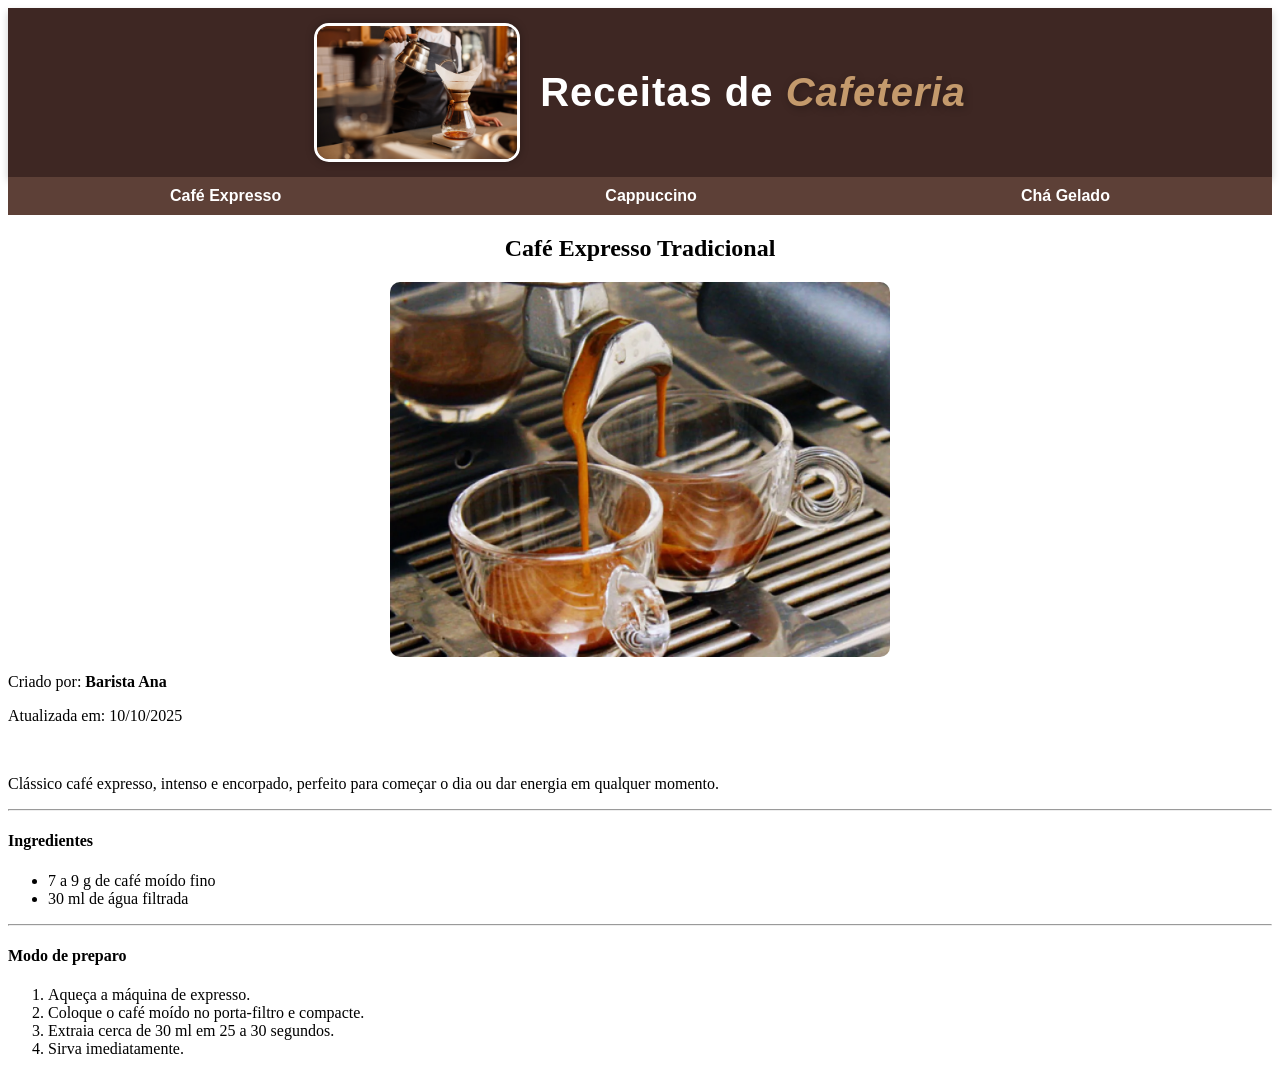
<file: avaliacao02/index.html>
<!DOCTYPE html>
<html lang="pt-br">
<head>
    <meta charset="UTF-8">
    <meta name="viewport" content="width=device-width, initial-scale=1.0">
    <title>Receitas de Cafeteria</title>
    <link rel="stylesheet" href="style.css">
</head>
<body>
    
    <div id="topo">
        <img id="imagem" src="img/barista_preparando_cafe.jpg" alt="barista preparando café">
        <h1 class="titulo01">Receitas de <span id="span">Cafeteria</span></h1>
    </div>

    <ul class="menu">
        <li> <a href="index.html" target="_self" title="Café Expresso"> Café Expresso </a></li>
        <li> <a href="cappuccino.html" target="_self" title="Cappuccino"> Cappuccino </a></li>
        <li> <a href="cha.html" target="_self" title="Chá Gelado"> Chá Gelado </a></li>
    </ul>

    <h2 id="expresso" class="titulo"> <b>Café Expresso Tradicional</b> </h2>

    <img class="imagemgeral" src="img/expresso.webp" alt="café expresso">

    <p>Criado por: <b>Barista Ana</b></p>
    <p>Atualizada em: 10/10/2025</p>
    <br>

    <p>Clássico café expresso, intenso e encorpado, perfeito para começar o dia ou dar energia em qualquer momento.</p>

    <hr>

    <h4><b>Ingredientes</b></h4>
    <ul>
        <li>7 a 9 g de café moído fino</li>
        <li>30 ml de água filtrada</li>
    </ul>

    <hr>

    <h4><b>Modo de preparo</b></h4>
    <ol>
        <li>Aqueça a máquina de expresso.</li>
        <li>Coloque o café moído no porta-filtro e compacte.</li>
        <li>Extraia cerca de 30 ml em 25 a 30 segundos.</li>
        <li>Sirva imediatamente.</li>
    </ol>

</body>
</html>
</file>
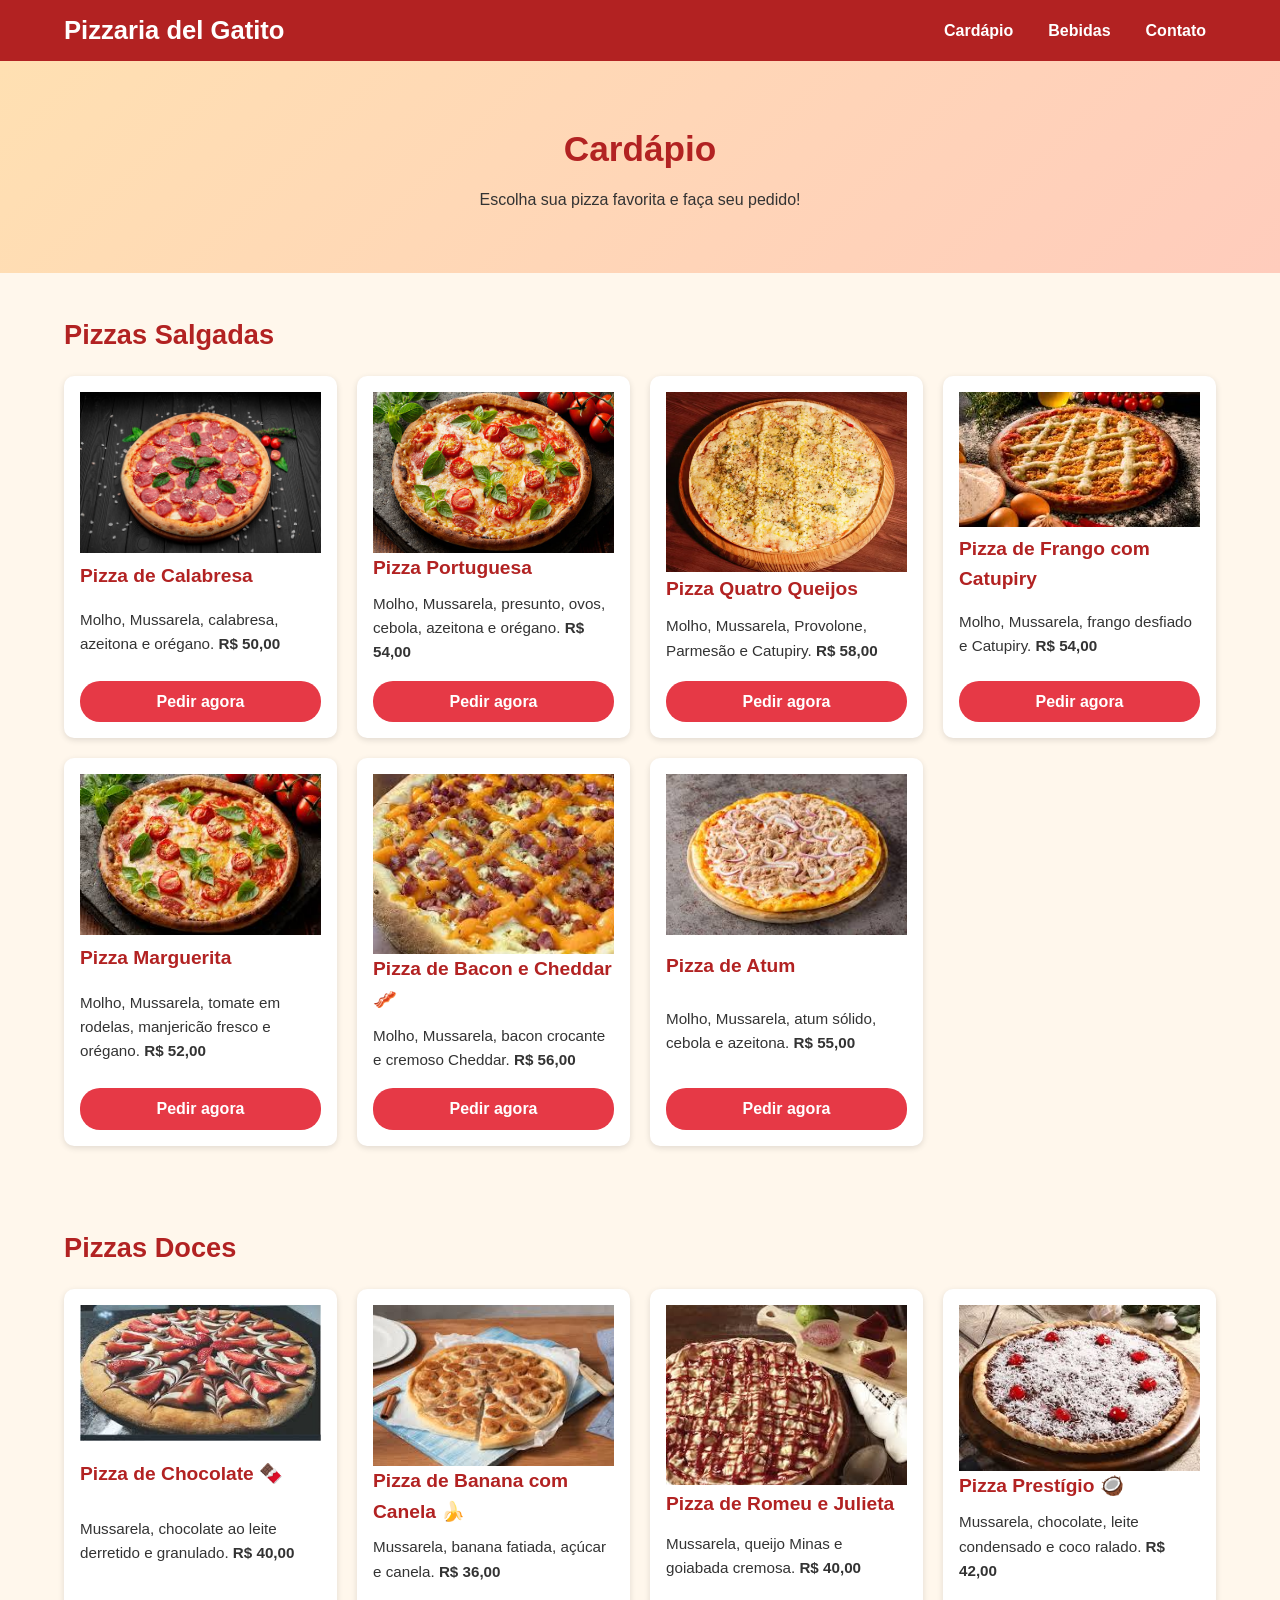
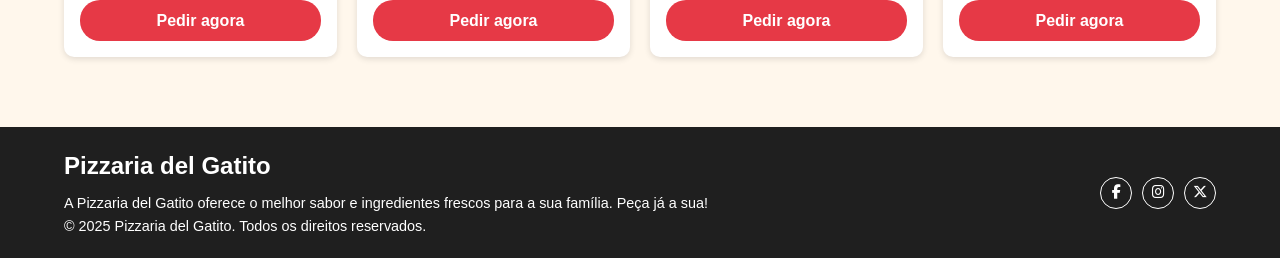
<file: Avaliação 04/index.html>
<!DOCTYPE html>
<html lang="pt-br">
<head>
    <meta charset="UTF-8">
    <meta name="viewport" content="width=device-width, initial-scale=1.0">
    <title>Pizzaria del Gatito</title>

        <link rel="icon" type="image/png" href="img/pizzeriaDelGatito.png">

    <link rel="stylesheet" href="css/style.css">

    <link rel="stylesheet"
          href="https://cdnjs.cloudflare.com/ajax/libs/font-awesome/6.5.2/css/all.min.css"
          crossorigin="anonymous" referrerpolicy="no-referrer" />
</head>
<body>
    <header class="site-header">
        <div class="container header-content">
            <h1 class="logo">Pizzaria del Gatito</h1>

            <nav class="main-nav">
                <ul>
                    <li><a href="index.html">Cardápio</a></li>
                    <li><a href="bebidas.html">Bebidas</a></li>
                    <li><a href="contato.html">Contato</a></li>
                </ul>
            </nav>
        </div>
    </header>

    <main>
        <section class="hero">
            <div class="container">
                <h2>Cardápio</h2>
                <p>Escolha sua pizza favorita e faça seu pedido!</p>
            </div>
        </section>

        <section id="pizzas-salgadas" class="section section--pizzas">
            <div class="container">
                <h2>Pizzas Salgadas</h2>

                <div class="card-grid">
                    <article id="calabresa" class="card card--pizza">
                        <figure class="card-img">
                            <img src="img/pizza-de-calabresa-com-ervas-por-cima.jpg" alt="Pizza de calabresa com ervas">
                        </figure>
                        <h3>Pizza de Calabresa</h3>
                        <p>Molho, Mussarela, calabresa, azeitona e orégano. <strong>R$ 50,00</strong></p>
                        <a class="btn" href="contato.html#form-contato">Pedir agora</a>
                    </article>

                    <article id="portuguesa" class="card card--pizza">
                        <figure class="card-img">
                            <img src="img/pizza-vegetariana.jpg" alt="Pizza portuguesa com vegetais e ovos">
                        </figure>
                        <h3>Pizza Portuguesa</h3>
                        <p>Molho, Mussarela, presunto, ovos, cebola, azeitona e orégano. <strong>R$ 54,00</strong></p>
                        <a class="btn" href="contato.html#form-contato">Pedir agora</a>
                    </article>

                    <article id="quatro-queijos" class="card card--pizza">
                        <figure class="card-img">
                            <img src="img/pizza-quatro-queijos-em-cima-da-mesa.jpg" alt="Pizza quatro queijos">
                        </figure>
                        <h3>Pizza Quatro Queijos</h3>
                        <p>Molho, Mussarela, Provolone, Parmesão e Catupiry. <strong>R$ 58,00</strong></p>
                        <a class="btn" href="contato.html#form-contato">Pedir agora</a>
                    </article>

                    <article id="frango-catupiry" class="card card--pizza">
                        <figure class="card-img">
                            <img src="img/FrangoComCatupiry.jpeg" alt="Pizza de frango com catupiry">
                        </figure>
                        <h3>Pizza de Frango com Catupiry</h3>
                        <p>Molho, Mussarela, frango desfiado e Catupiry. <strong>R$ 54,00</strong></p>
                        <a class="btn" href="contato.html#form-contato">Pedir agora</a>
                    </article>

                    <article id="marguerita" class="card card--pizza">
                        <figure class="card-img">
                            <img src="img/marguerita.jpeg" alt="Pizza marguerita com tomate e manjericão">
                        </figure>
                        <h3>Pizza Marguerita</h3>
                        <p>Molho, Mussarela, tomate em rodelas, manjericão fresco e orégano. <strong>R$ 52,00</strong></p>
                        <a class="btn" href="contato.html#form-contato">Pedir agora</a>
                    </article>

                    <article id="bacon-cheddar" class="card card--pizza">
                        <figure class="card-img">
                            <img src="img/cheddarEBacon.jpeg" alt="Pizza de bacon com cheddar">
                        </figure>
                        <h3>Pizza de Bacon e Cheddar 🥓</h3>
                        <p>Molho, Mussarela, bacon crocante e cremoso Cheddar. <strong>R$ 56,00</strong></p>
                        <a class="btn" href="contato.html#form-contato">Pedir agora</a>
                    </article>

                    <article id="atum" class="card card--pizza">
                        <figure class="card-img">
                            <img src="img/atum.jpeg" alt="Pizza de atum com cebola">
                        </figure>
                        <h3>Pizza de Atum</h3>
                        <p>Molho, Mussarela, atum sólido, cebola e azeitona. <strong>R$ 55,00</strong></p>
                        <a class="btn" href="contato.html#form-contato">Pedir agora</a>
                    </article>
                </div>
            </div>
        </section>

        <section id="pizzas-doces" class="section section--pizzas">
            <div class="container">
                <h2>Pizzas Doces</h2>

                <div class="card-grid">
                    <article id="chocolate" class="card card--pizza-doce">
                        <figure class="card-img">
                            <img src="img/Chocolate.jpeg" alt="Pizza de chocolate">
                        </figure>
                        <h3>Pizza de Chocolate 🍫</h3>
                        <p>Mussarela, chocolate ao leite derretido e granulado. <strong>R$ 40,00</strong></p>
                        <a class="btn" href="contato.html#form-contato">Pedir agora</a>
                    </article>

                    <article id="banana-canela" class="card card--pizza-doce">
                        <figure class="card-img">
                            <img src="img/Banana.jpeg" alt="Pizza de banana com canela">
                        </figure>
                        <h3>Pizza de Banana com Canela 🍌</h3>
                        <p>Mussarela, banana fatiada, açúcar e canela. <strong>R$ 36,00</strong></p>
                        <a class="btn" href="contato.html#form-contato">Pedir agora</a>
                    </article>

                    <article id="romeu-julieta" class="card card--pizza-doce">
                        <figure class="card-img">
                            <img src="img/RomeuEJulieta.jpeg" alt="Pizza de Romeu e Julieta">
                        </figure>
                        <h3>Pizza de Romeu e Julieta</h3>
                        <p>Mussarela, queijo Minas e goiabada cremosa. <strong>R$ 40,00</strong></p>
                        <a class="btn" href="contato.html#form-contato">Pedir agora</a>
                    </article>

                    <article id="prestigio" class="card card--pizza-doce">
                        <figure class="card-img">
                            <img src="img/Prestigio.jpeg" alt="Pizza Prestígio de chocolate com coco">
                        </figure>
                        <h3>Pizza Prestígio 🥥</h3>
                        <p>Mussarela, chocolate, leite condensado e coco ralado. <strong>R$ 42,00</strong></p>
                        <a class="btn" href="contato.html#form-contato">Pedir agora</a>
                    </article>
                </div>
            </div>
        </section>
    </main>

    <footer class="site-footer">
        <div class="container footer-content">
            <div class="footer-text">
                <h2>Pizzaria del Gatito</h2>
                <p>A Pizzaria del Gatito oferece o melhor sabor e ingredientes frescos para a sua família. Peça já a sua!</p>
                <p>&copy; 2025 Pizzaria del Gatito. Todos os direitos reservados.</p>
            </div>

            <div class="social">
                <a href="https://facebook.com/" target="_blank" aria-label="Facebook">
                    <i class="fa-brands fa-facebook-f"></i>
                </a>
                <a href="https://instagram.com/" target="_blank" aria-label="Instagram">
                    <i class="fa-brands fa-instagram"></i>
                </a>
                <a href="https://twitter.com/" target="_blank" aria-label="X (Twitter)">
                    <i class="fa-brands fa-x-twitter"></i>
                </a>
            </div>
        </div>
    </footer>

</body>
</html>
</file>
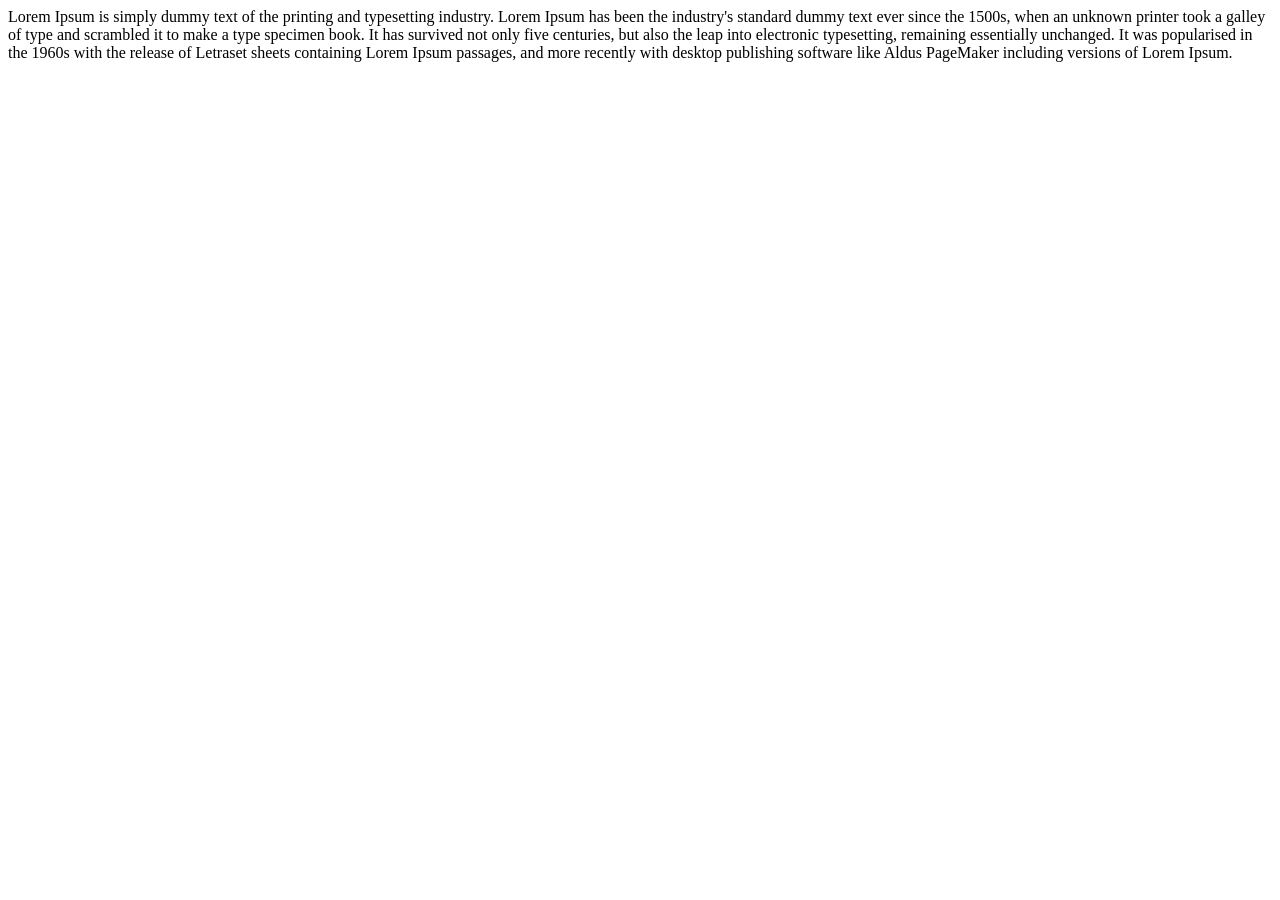
<file: UNID 01/03/exercicio01/index.html>
<!DOCTYPE html>
<html>

<head>

  <title>
    Exercicio 01
  </title>

</head>

<body>
  Lorem Ipsum is simply dummy text of the printing and typesetting industry.
  Lorem Ipsum has been the industry's standard dummy text ever since the 1500s, when an unknown printer took a galley of
  type and scrambled it to make a type specimen book.
  It has survived not only five centuries, but also the leap into electronic typesetting, remaining essentially
  unchanged. It was popularised in the 1960s with the release of Letraset sheets containing Lorem Ipsum passages, and
  more recently with desktop publishing software like Aldus PageMaker including versions of Lorem Ipsum.
</body>

</html>
</file>
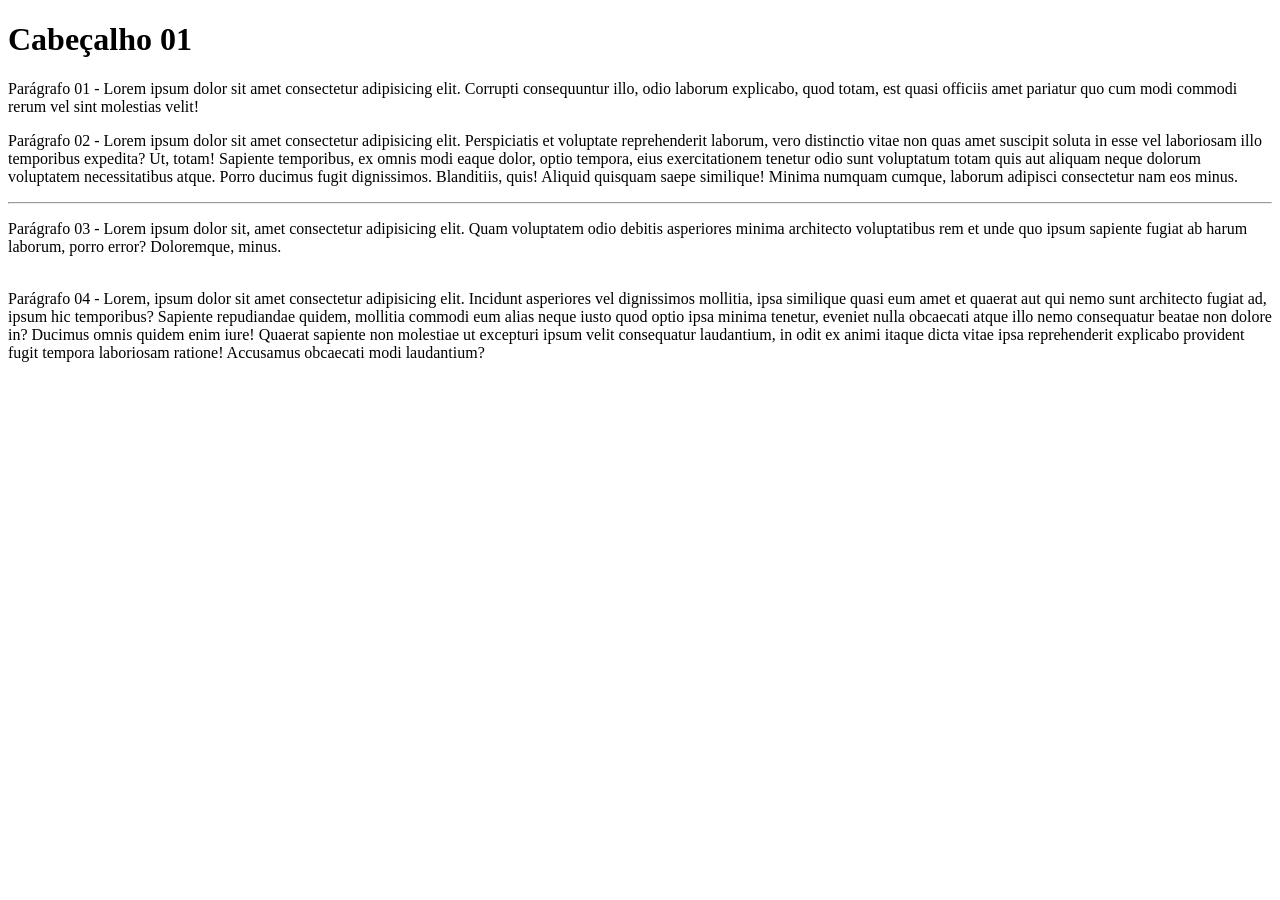
<file: UNID 01/03/exercicio02/index.html>
<!DOCTYPE html>
<html lang="en">

<head>
    <meta charset="UTF-8">
    <meta http-equiv="X-UA-Compatible" content="IE=edge">
    <meta name="viewport" content="width=device-width, initial-scale=1.0">
    <title>exercicio02</title>
</head>

<body>
    <h1>Cabeçalho 01</h1>
    <p>
        Parágrafo 01 - Lorem ipsum dolor sit amet consectetur adipisicing elit. Corrupti consequuntur illo, odio laborum
        explicabo, quod totam, est quasi officiis amet pariatur quo cum modi commodi rerum vel sint molestias velit!
    </p>

    <p>
        Parágrafo 02 - Lorem ipsum dolor sit amet consectetur adipisicing elit. Perspiciatis et voluptate reprehenderit
        laborum, vero distinctio vitae non quas amet suscipit soluta in esse vel laboriosam illo temporibus expedita?
        Ut, totam!
        Sapiente temporibus, ex omnis modi eaque dolor, optio tempora, eius exercitationem tenetur odio sunt voluptatum
        totam quis aut aliquam neque dolorum voluptatem necessitatibus atque. Porro ducimus fugit dignissimos.
        Blanditiis, quis!
        Aliquid quisquam saepe similique! Minima numquam cumque, laborum adipisci consectetur nam eos minus.
    </p>
    <hr>
    <p>
        Parágrafo 03 - Lorem ipsum dolor sit, amet consectetur adipisicing elit. Quam voluptatem odio debitis asperiores
        minima architecto voluptatibus rem et unde quo ipsum sapiente fugiat ab harum laborum, porro error? Doloremque,
        minus. <br><br>
    </p>
    <p>
        Parágrafo 04 - Lorem, ipsum dolor sit amet consectetur adipisicing elit. Incidunt asperiores vel dignissimos
        mollitia, ipsa similique quasi eum amet et quaerat aut qui nemo sunt architecto fugiat ad, ipsum hic temporibus?
        Sapiente repudiandae quidem, mollitia commodi eum alias neque iusto quod optio ipsa minima tenetur, eveniet
        nulla obcaecati atque illo nemo consequatur beatae non dolore in? Ducimus omnis quidem enim iure!
        Quaerat sapiente non molestiae ut excepturi ipsum velit consequatur laudantium, in odit ex animi itaque dicta
        vitae ipsa reprehenderit explicabo provident fugit tempora laboriosam ratione! Accusamus obcaecati modi
        laudantium?
    </p>

</body>

</html>
</file>
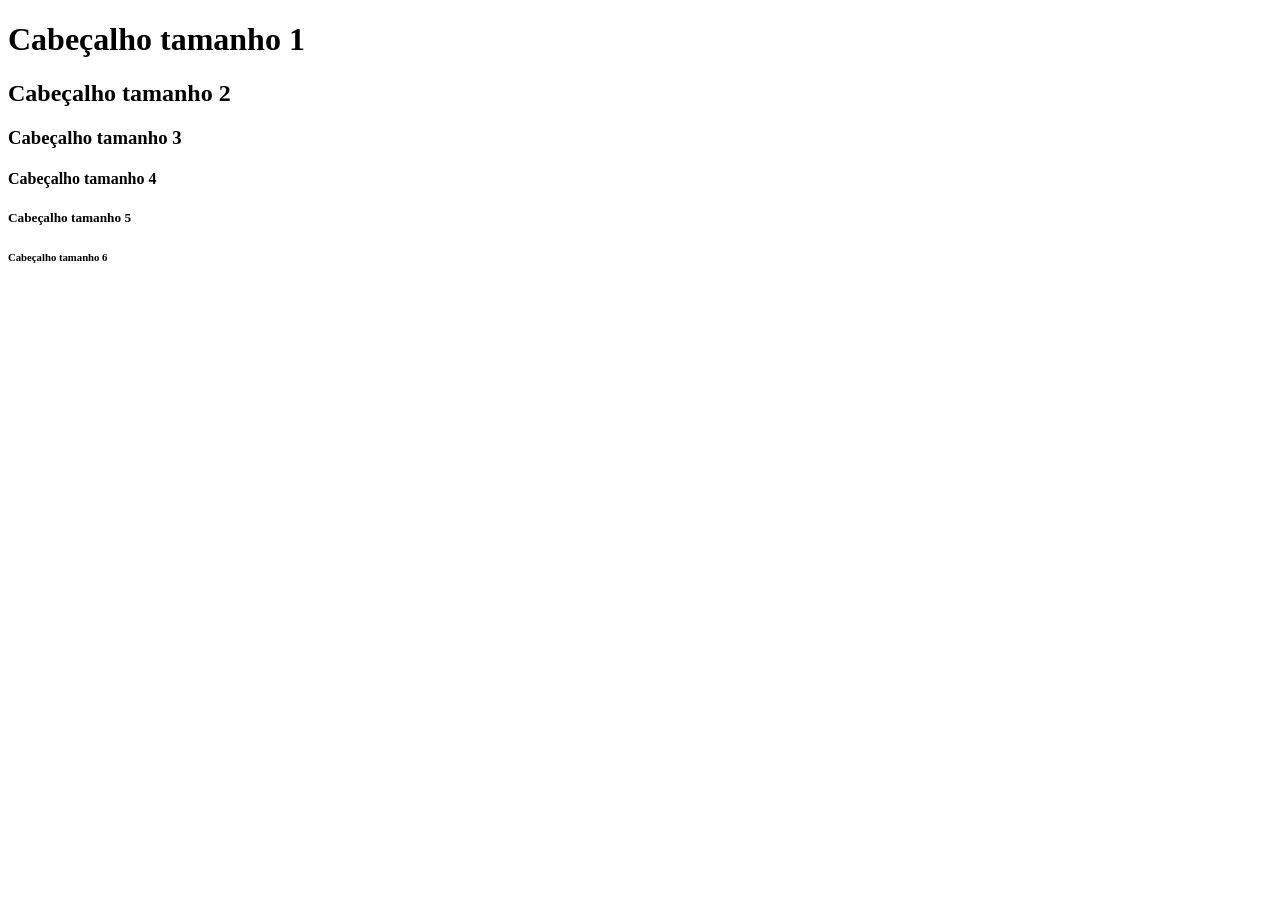
<file: UNID 01/04/exercicio01/index.html>
<!DOCTYPE html>
<html lang="en">

<head>
    <meta charset="UTF-8">
    <meta http-equiv="X-UA-Compatible" content="IE=edge">
    <meta name="viewport" content="width=device-width, initial-scale=1.0">
    <title>exercicio 01</title>
</head>

<body>
    <h1>Cabeçalho tamanho 1</h1>
    <h2>Cabeçalho tamanho 2</h2>
    <h3>Cabeçalho tamanho 3</h3>
    <h4>Cabeçalho tamanho 4</h4>
    <h5>Cabeçalho tamanho 5</h5>
    <h6>Cabeçalho tamanho 6</h6>
</body>

</html>
</file>
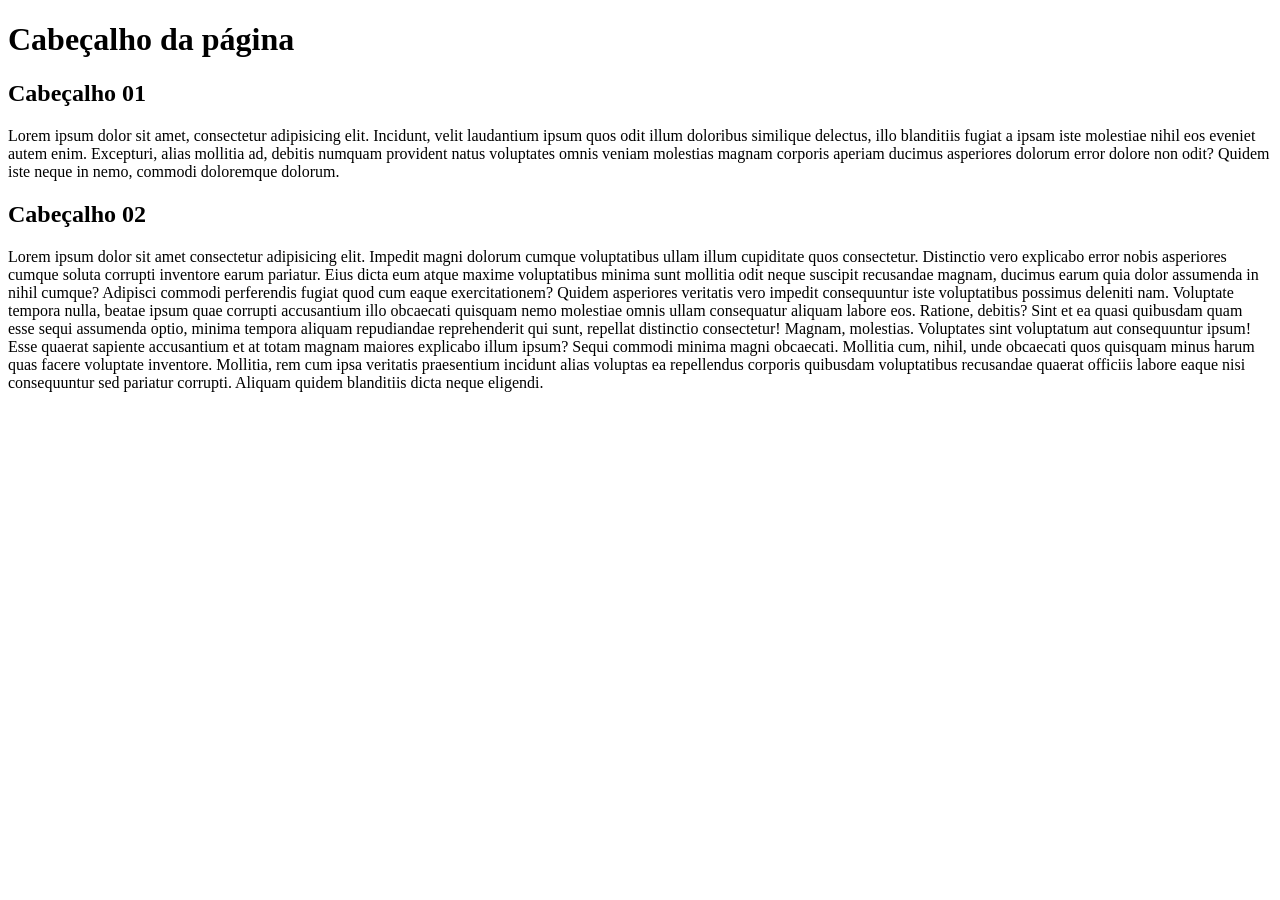
<file: UNID 01/04/exercicio02/index.html>
<!DOCTYPE html>
<html lang="en">
<head>
    <meta charset="UTF-8">
    <meta http-equiv="X-UA-Compatible" content="IE=edge">
    <meta name="viewport" content="width=device-width, initial-scale=1.0">
    <title>Exercício 02</title>
</head>
<body>
    <h1>Cabeçalho da página</h1>
    <h2>Cabeçalho 01</h2>

    <p>Lorem ipsum dolor sit amet, consectetur adipisicing elit. Incidunt, velit laudantium ipsum quos odit illum doloribus similique delectus, illo blanditiis fugiat a ipsam iste molestiae nihil eos eveniet autem enim.
    Excepturi, alias mollitia ad, debitis numquam provident natus voluptates omnis veniam molestias magnam corporis aperiam ducimus asperiores dolorum error dolore non odit? Quidem iste neque in nemo, commodi doloremque dolorum.</p>

    <h2>Cabeçalho 02</h2>

    <p>Lorem ipsum dolor sit amet consectetur adipisicing elit. Impedit magni dolorum cumque voluptatibus ullam illum cupiditate quos consectetur. Distinctio vero explicabo error nobis asperiores cumque soluta corrupti inventore earum pariatur.
    Eius dicta eum atque maxime voluptatibus minima sunt mollitia odit neque suscipit recusandae magnam, ducimus earum quia dolor assumenda in nihil cumque? Adipisci commodi perferendis fugiat quod cum eaque exercitationem?
    Quidem asperiores veritatis vero impedit consequuntur iste voluptatibus possimus deleniti nam. Voluptate tempora nulla, beatae ipsum quae corrupti accusantium illo obcaecati quisquam nemo molestiae omnis ullam consequatur aliquam labore eos.
    Ratione, debitis? Sint et ea quasi quibusdam quam esse sequi assumenda optio, minima tempora aliquam repudiandae reprehenderit qui sunt, repellat distinctio consectetur! Magnam, molestias. Voluptates sint voluptatum aut consequuntur ipsum!
    Esse quaerat sapiente accusantium et at totam magnam maiores explicabo illum ipsum? Sequi commodi minima magni obcaecati. Mollitia cum, nihil, unde obcaecati quos quisquam minus harum quas facere voluptate inventore.
    Mollitia, rem cum ipsa veritatis praesentium incidunt alias voluptas ea repellendus corporis quibusdam voluptatibus recusandae quaerat officiis labore eaque nisi consequuntur sed pariatur corrupti. Aliquam quidem blanditiis dicta neque eligendi.</p>
</body>
</html>
</file>
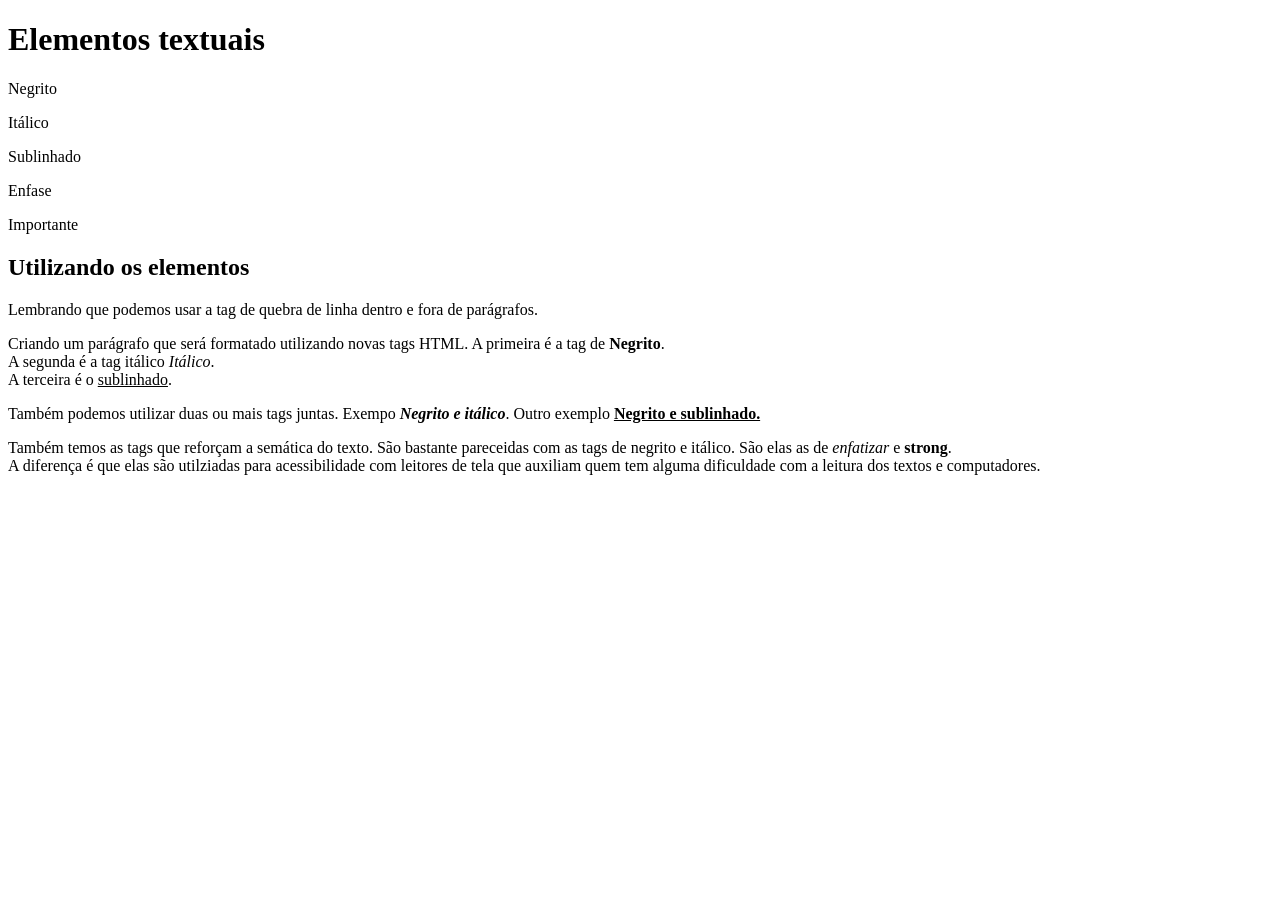
<file: UNID 01/04/exercicio03/index.html>
<!DOCTYPE html>
<html lang="en">

<head>
    <meta charset="UTF-8">
    <meta http-equiv="X-UA-Compatible" content="IE=edge">
    <meta name="viewport" content="width=device-width, initial-scale=1.0">
    <title>Exercicio03</title>
</head>

<body>
    <h1>Elementos textuais</h1>

    <p>Negrito</p>

    <p>Itálico</p>

    <p>Sublinhado</p>

    <p>Enfase</p>

    <p>Importante</p>

    <h2>Utilizando os elementos</h2>

    <p>Lembrando que podemos usar a tag de quebra de linha dentro e fora de parágrafos.</p>

    <p>Criando um parágrafo que será formatado utilizando novas tags HTML. A primeira é a tag de <b>Negrito</b>.<br>
        A segunda é a tag itálico <i>Itálico</i>.<br>
        A terceira é o <u>sublinhado</u>.</p>

    <p>Também podemos utilizar duas ou mais tags juntas.
        Exempo <i><b>Negrito e itálico</b></i>. Outro exemplo <b><u>Negrito e sublinhado.</u></b><br></p>

    Também temos as tags que reforçam a semática do texto.
    São bastante pareceidas com as tags de negrito e itálico.
    São elas as de <em>enfatizar</em> e <strong>strong</strong>.<br>
    A diferença é que elas são utilziadas para acessibilidade com leitores
    de tela que auxiliam quem tem alguma dificuldade
    com a leitura dos textos e computadores.</p>

</body>

</html>
</file>
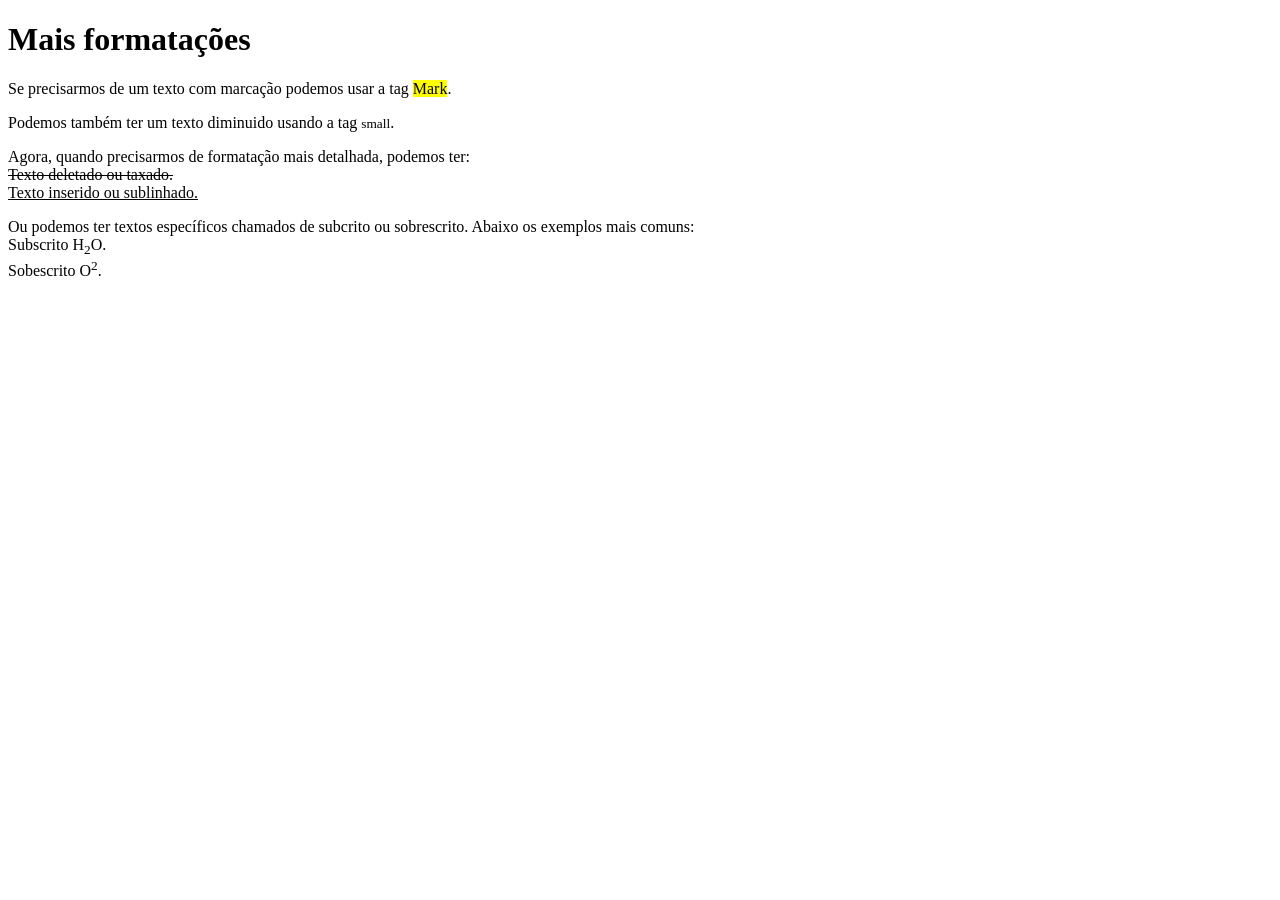
<file: UNID 01/04/exercicio04/index.html>
<!DOCTYPE html>
<html lang="en">

<head>
    <meta charset="UTF-8">
    <meta http-equiv="X-UA-Compatible" content="IE=edge">
    <meta name="viewport" content="width=device-width, initial-scale=1.0">
    <title>Exercício 04</title>
</head>

<body>
    <h1>Mais formatações</h1>

    <p>Se precisarmos de um texto com marcação podemos usar a tag <mark>Mark</mark>.</p>

    <p>Podemos também ter um texto diminuido usando a tag <small>small</small>.</p>

    <p>Agora, quando precisarmos de formatação mais detalhada, podemos ter:<br>

        <del>Texto deletado ou taxado.</del><br>

        <ins>Texto inserido ou sublinhado.</ins>
    </p>

    <p>Ou podemos ter textos específicos chamados de subcrito ou sobrescrito.
        Abaixo os exemplos mais comuns:<br>

        Subscrito H<sub>2</sub>O.<br>

        Sobescrito O<sup>2</sup>.</p>
</body>

</html>
</file>
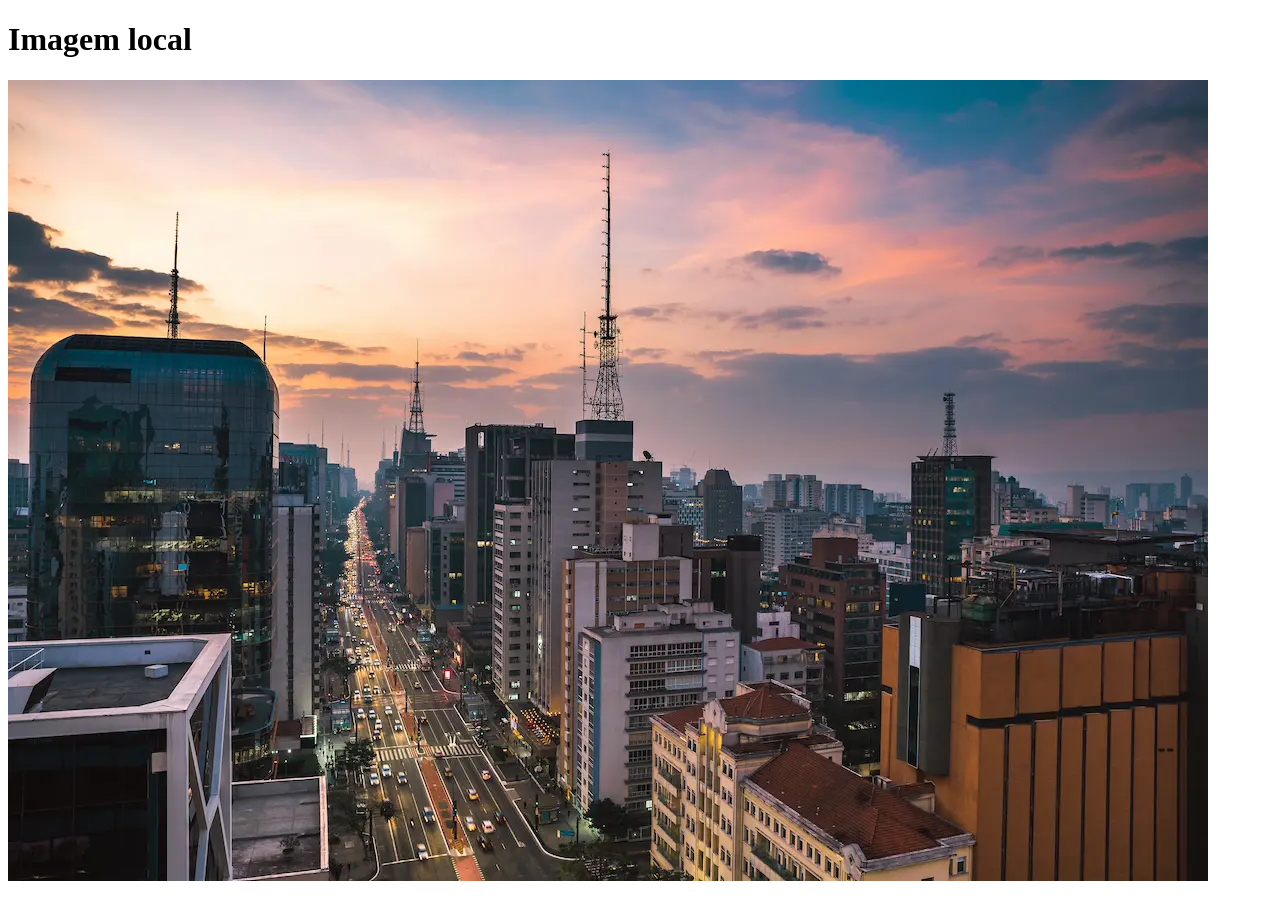
<file: UNID 01/05/ex01/index.html>
<!DOCTYPE html>
<html lang="pt-br">
<head>
    <meta charset="UTF-8">
    <meta name="viewport" content="width=device-width, initial-scale=1.0">
    <title>Document</title>
</head>
<body>
    <h1>Imagem local</h1>
    <img src="vantagens-de-morar-em-cidade-grande.webp" alt="cidade grande">
</body>
</html>
</file>
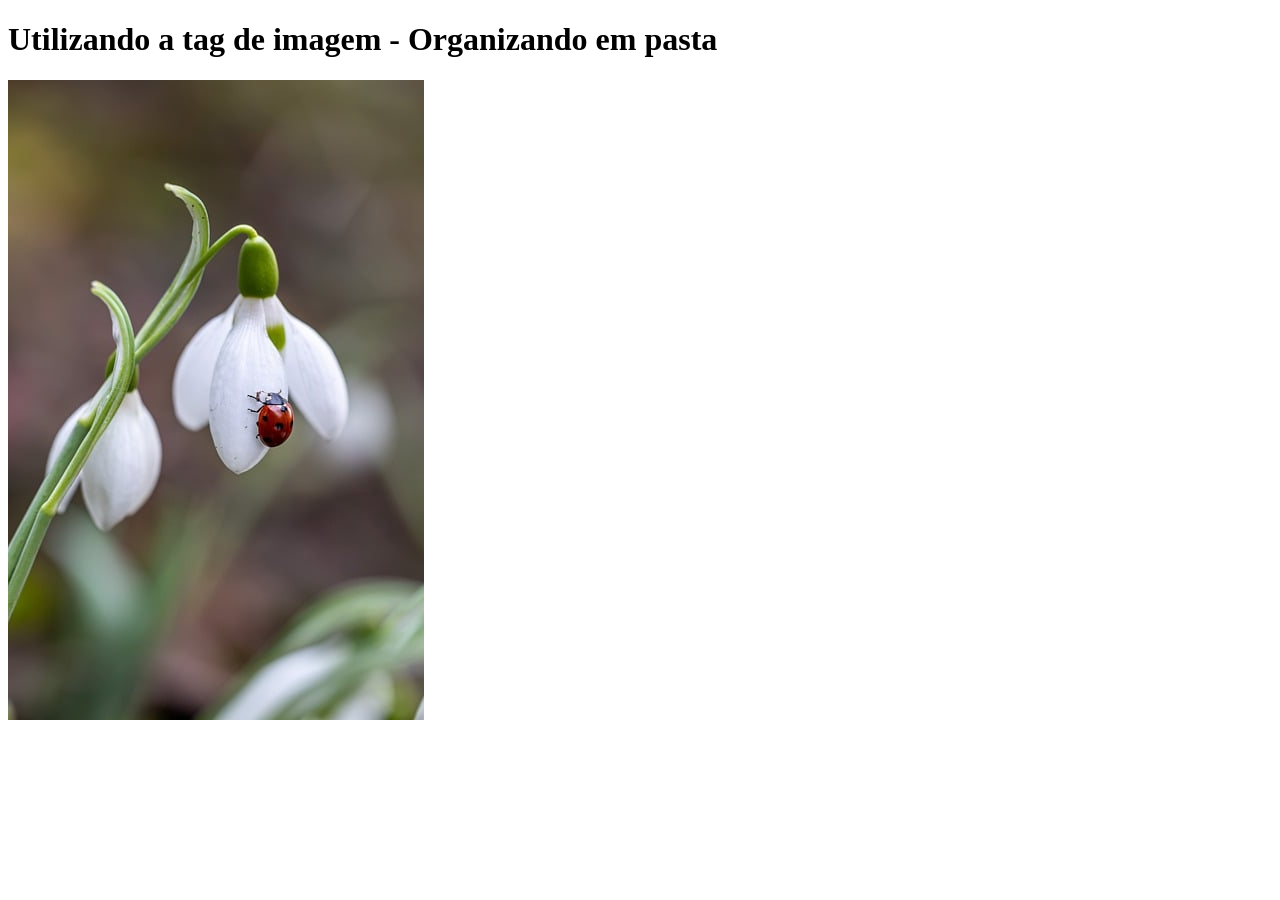
<file: UNID 01/05/ex02/index.html>
<!DOCTYPE html>
<html lang="pt-br">
<head>
    <meta charset="UTF-8">
    <meta name="viewport" content="width=device-width, initial-scale=1.0">
    <title>Document</title>
</head>
<body>
    <h1>Utilizando a tag de imagem - Organizando em pasta</h1>
    <img src="imagem/lady-bug.jpg" alt="flor">
    
</body>
</html>
</file>
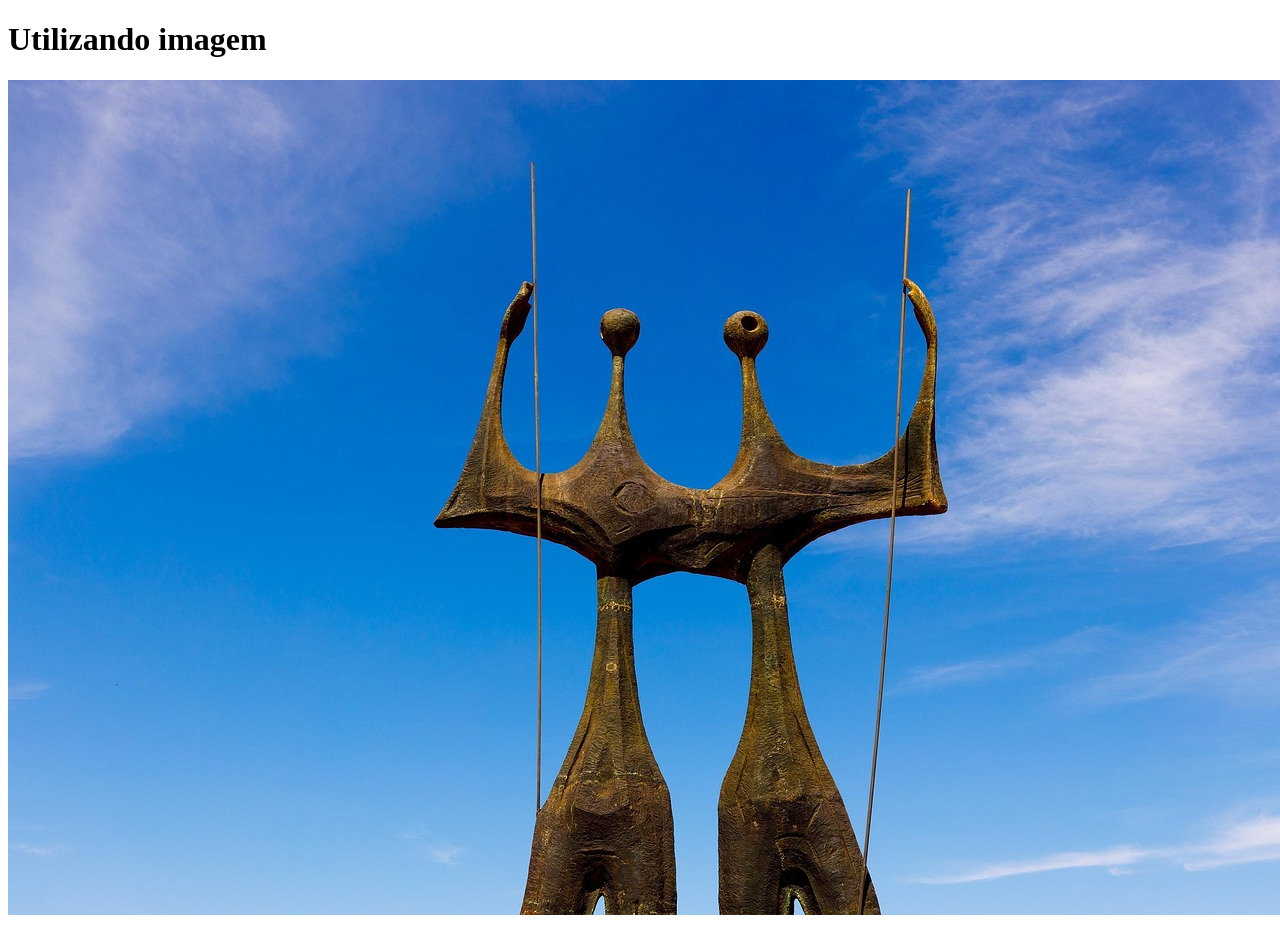
<file: UNID 01/05/exercicio01/index.html>
<!DOCTYPE html>
<html lang="pt-br">
<head>
    <meta charset="UTF-8">
    <meta http-equiv="X-UA-Compatible" content="IE=edge">
    <meta name="viewport" content="width=device-width, initial-scale=1.0">
    <title>Document</title>
</head>
<body>
    <h1>Utilizando imagem</h1>

    <img src="candangos.jpg">
    
</body>
</html>
</file>
<file: avaliacao02/style.css>
#span { 
  color: #c49a6c; /* dourado café */
  text-shadow: 2px 2px 8px rgba(0, 0, 0, 0.3); 
  font-style: italic;      
}

.titulo { text-align: center; }

h1 {
    color: white;
    font-size: 40px;
    margin: 0;
    font-family: 'Segoe UI', sans-serif;
    letter-spacing: 1px;
}

#topo {
    display: flex;
    align-items: center;
    justify-content: center;
    background-color: #3e2723; /* marrom escuro */
    padding: 15px 0;
    gap: 20px;
    box-shadow: 0 4px 8px rgba(0,0,0,0.2);
}

#imagem {
    width: 200px;
    height: auto;
    border-radius: 15px;
    border: 3px solid white;
    box-shadow: 0 0 8px rgba(0,0,0,0.3);
}

.menu {
  display: flex;         
  align-items: center;      
  background-color: #5d4037; /* marrom médio */
  color: white;        
  list-style: none;    
  padding: 0;             
  margin: 0;           
  justify-content: space-around;
}

.menu li {
  margin: 10px 0;   
}

.menu a {
  color: white;   
  text-decoration: none;   
  font-weight: bold;
  font-family: 'Segoe UI', sans-serif;
}

.menu a:hover {
  color: #c49a6c; /* dourado café */
}

.imagemgeral {
    width: 500px;
    height: auto;
    display: block;
    margin-left: auto;
    margin-right: auto;
    border-radius: 10px;
}
</file>
<file: Avaliação 04/css/style.css>
* {
    margin: 0;
    padding: 0;
    box-sizing: border-box;
}

.logo img {
    height: 50px;
    display: block;
}


:root {
    --cor-primaria: #b22222;
    --cor-secundaria: #ffcc66;
    --cor-fundo: #fff7ec;
    --cor-texto: #333333;
    --cor-footer: #1f1f1f;
    --cor-btn: #e63946;
    --cor-btn-hover: #b71c1c;
}

body {
    font-family: Arial, Helvetica, sans-serif;
    background-color: var(--cor-fundo);
    color: var(--cor-texto);
    line-height: 1.6;
}

.container {
    width: 90%;
    max-width: 1200px;
    margin: 0 auto;
}


.site-header {
    background: var(--cor-primaria);
    color: #ffffff;
    padding: 10px 0;
    position: sticky;
    top: 0;
    z-index: 10;
}

.header-content {
    display: flex;
    align-items: center;
    justify-content: space-between;
    gap: 10px;
}

.logo {
    font-size: 1.6rem;
    font-weight: bold;
}

.main-nav ul {
    list-style: none;
    display: flex;
    gap: 15px;
}

.main-nav a {
    color: #ffffff;
    text-decoration: none;
    font-weight: bold;
    padding: 6px 10px;
    border-radius: 4px;
    transition: background 0.2s, transform 0.2s;
}

.main-nav a:hover {
    background: rgba(255, 255, 255, 0.2);
    transform: translateY(-1px);
}


.hero {
    background: linear-gradient(135deg, #ffe0b2, #ffccbc);
    padding: 40px 0;
    text-align: center;
}

.hero h1,
.hero h2 {
    font-size: 2rem;
    color: var(--cor-primaria);
    margin-bottom: 10px;
}

.hero p {
    font-size: 1rem;
}

.hero--bebidas {
    background: linear-gradient(135deg, #bbdefb, #e3f2fd);
}

.hero--contato {
    background: linear-gradient(135deg, #c8e6c9, #e8f5e9);
}

.section {
    padding: 30px 0;
}

.section h2 {
    font-size: 1.7rem;
    margin-bottom: 20px;
    color: var(--cor-primaria);
}

.card-grid {
    display: grid;
    grid-template-columns: repeat(auto-fit, minmax(230px, 1fr));
    gap: 20px;
}

.card {
    background: #ffffff;
    border-radius: 10px;
    padding: 16px;
    box-shadow: 0 2px 6px rgba(0,0,0,0.12);
    display: flex;
    flex-direction: column;
    justify-content: space-between;
}

.card h3 {
    font-size: 1.2rem;
    margin-bottom: 8px;
    color: var(--cor-primaria);
}

.card p {
    margin-bottom: 6px;
    font-size: 0.95rem;
}
.card-img img {
    width: 100%;
    display: block;
    object-fit: cover;
    max-height: 180px;
}
.btn {
    display: inline-block;
    margin-top: 10px;
    padding: 8px 14px;
    border-radius: 20px;
    border: none;
    cursor: pointer;
    text-decoration: none;
    text-align: center;
    font-weight: bold;
    background: var(--cor-btn);
    color: #ffffff;
    transition: background 0.2s, transform 0.2s, box-shadow 0.2s;
}

.btn:hover {
    background: var(--cor-btn-hover);
    transform: translateY(-1px);
    box-shadow: 0 2px 6px rgba(0,0,0,0.25);
}


.section--contato {
    background: #ffffff;
}

.form-contato {
    max-width: 600px;
    margin: 0 auto;
    background: #fafafa;
    padding: 20px 18px;
    border-radius: 10px;
    box-shadow: 0 2px 6px rgba(0,0,0,0.12);
}

.form-group {
    margin-bottom: 14px;
    display: flex;
    flex-direction: column;
}

.form-group label {
    margin-bottom: 4px;
    font-weight: bold;
    font-size: 0.95rem;
}

.form-group input,
.form-group textarea {
    padding: 8px 10px;
    border-radius: 6px;
    border: 1px solid #cccccc;
    font-size: 0.95rem;
    font-family: inherit;
}

.form-group input:focus,
.form-group textarea:focus {
    outline: none;
    border-color: var(--cor-primaria);
    box-shadow: 0 0 0 2px rgba(178,34,34,0.2);
}

textarea {
    min-height: 120px;
    resize: vertical;
}

.site-footer {
    background: var(--cor-footer);
    color: #ffffff;
    padding: 20px 0;
    margin-top: 30px;
}

.footer-content {
    display: flex;
    flex-wrap: wrap;
    gap: 16px;
    align-items: center;
    justify-content: space-between;
}

.footer-text h2 {
    margin-bottom: 6px;
}

.footer-text p {
    font-size: 0.9rem;
}

/* Ícones sociais */
.social {
    display: flex;
    gap: 10px;
}

.social a {
    display: inline-flex;
    align-items: center;
    justify-content: center;
    width: 32px;
    height: 32px;
    border-radius: 50%;
    border: 1px solid #ffffff;
    text-decoration: none;
    color: #ffffff;
    font-size: 0.9rem;
    transition: background 0.2s, transform 0.2s;
}

.social a:hover {
    background: #ffffff;
    color: var(--cor-footer);
    transform: translateY(-1px);
}


@media (max-width: 768px) {
    .header-content {
        flex-direction: column;
        align-items: flex-start;
    }

    .main-nav ul {
        flex-wrap: wrap;
        margin-top: 8px;
    }

    .hero {
        padding: 30px 0;
    }

    .hero h1,
    .hero h2 {
        font-size: 1.6rem;
    }

    .card-grid {
        grid-template-columns: 1fr;
    }

    .footer-content {
        flex-direction: column;
        align-items: flex-start;
    }
}

@media (min-width: 1024px) {
    .hero {
        padding: 60px 0;
    }

    .hero h1,
    .hero h2 {
        font-size: 2.2rem;
    }

    .section {
        padding: 40px 0;
    }
}
</file>
